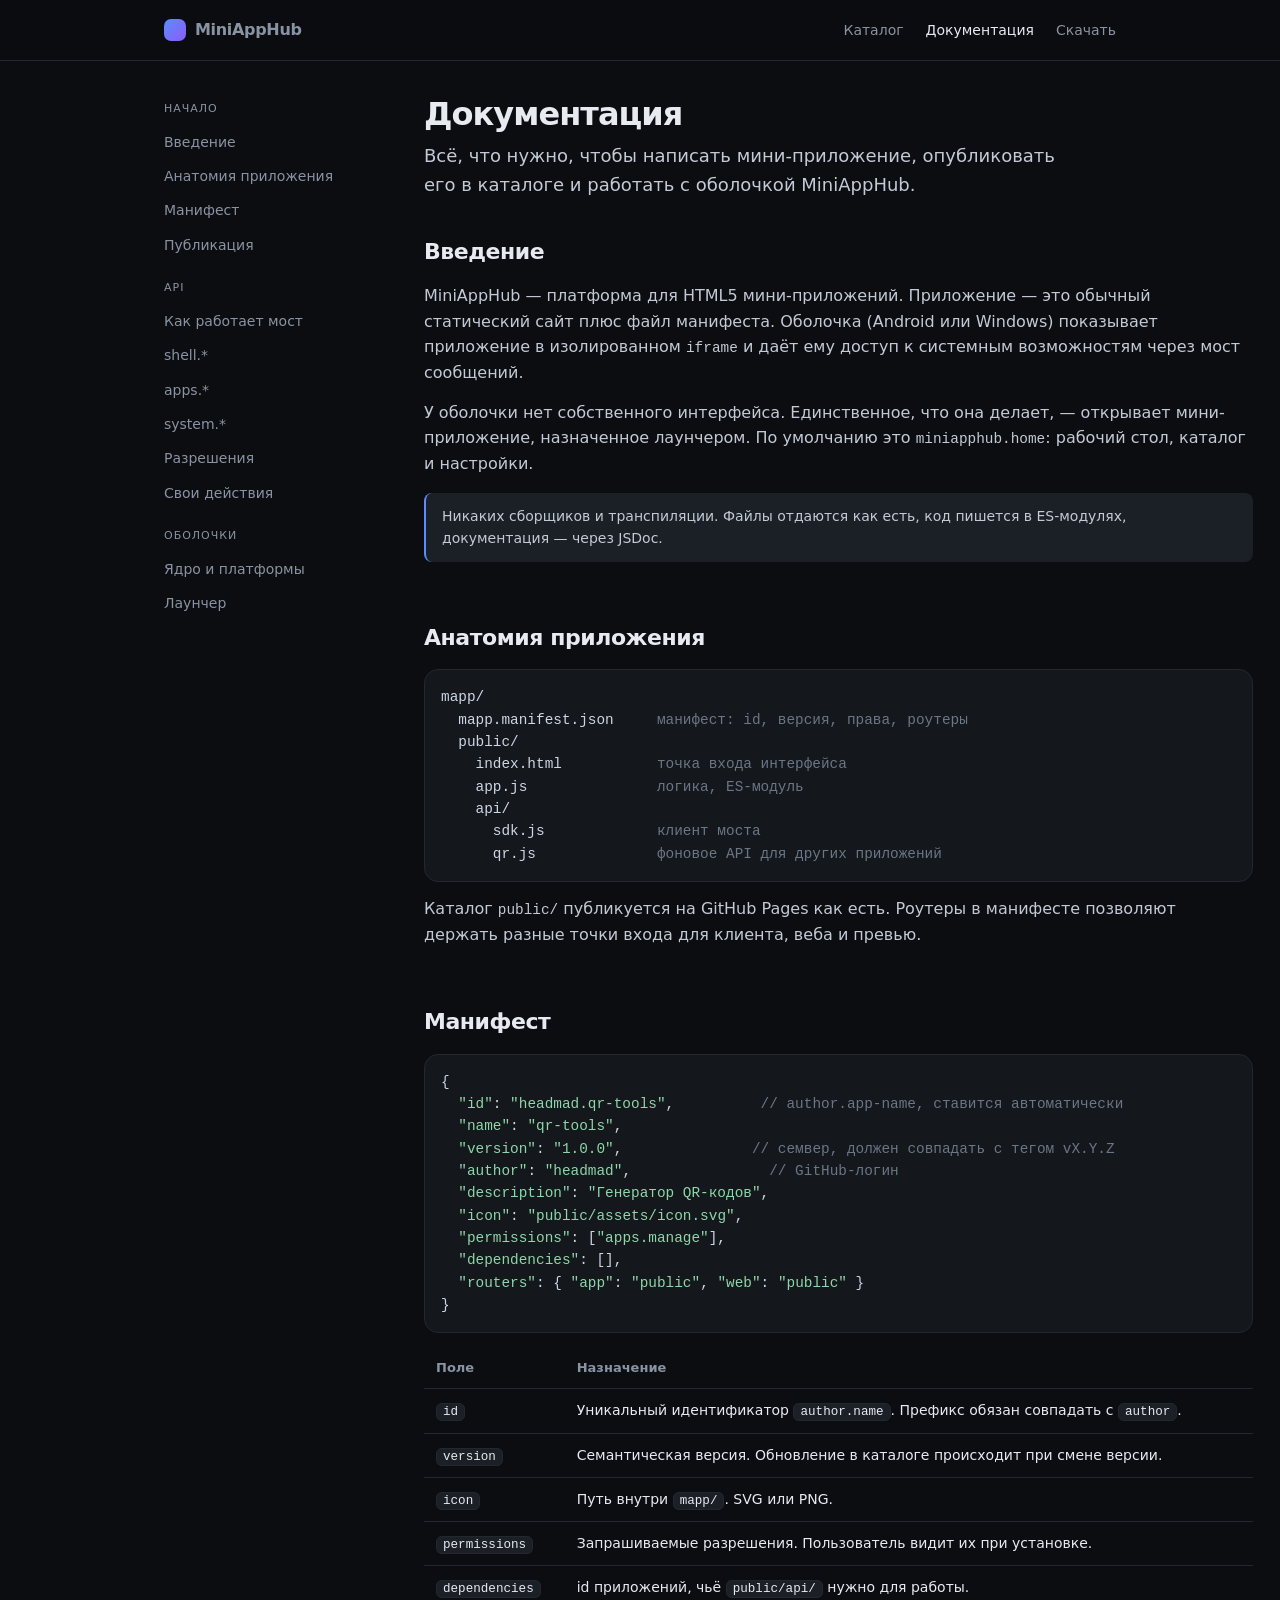
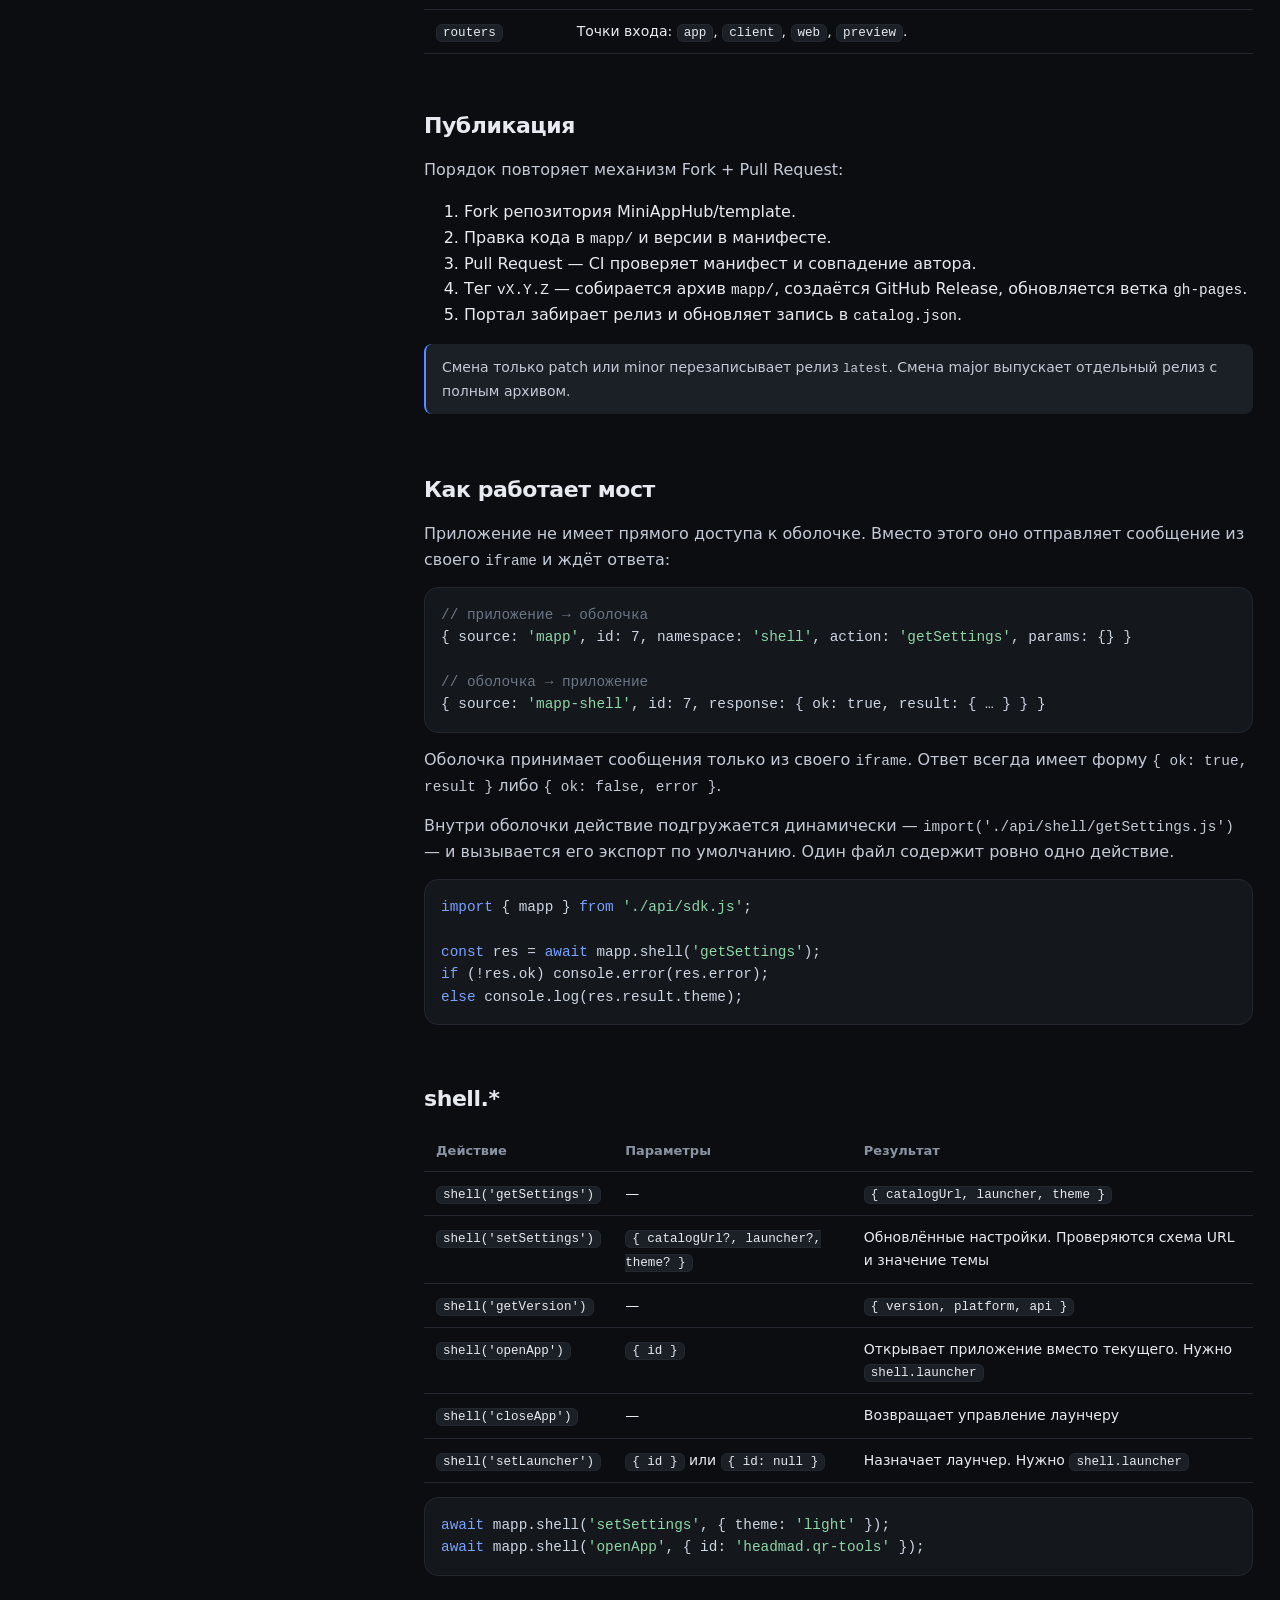
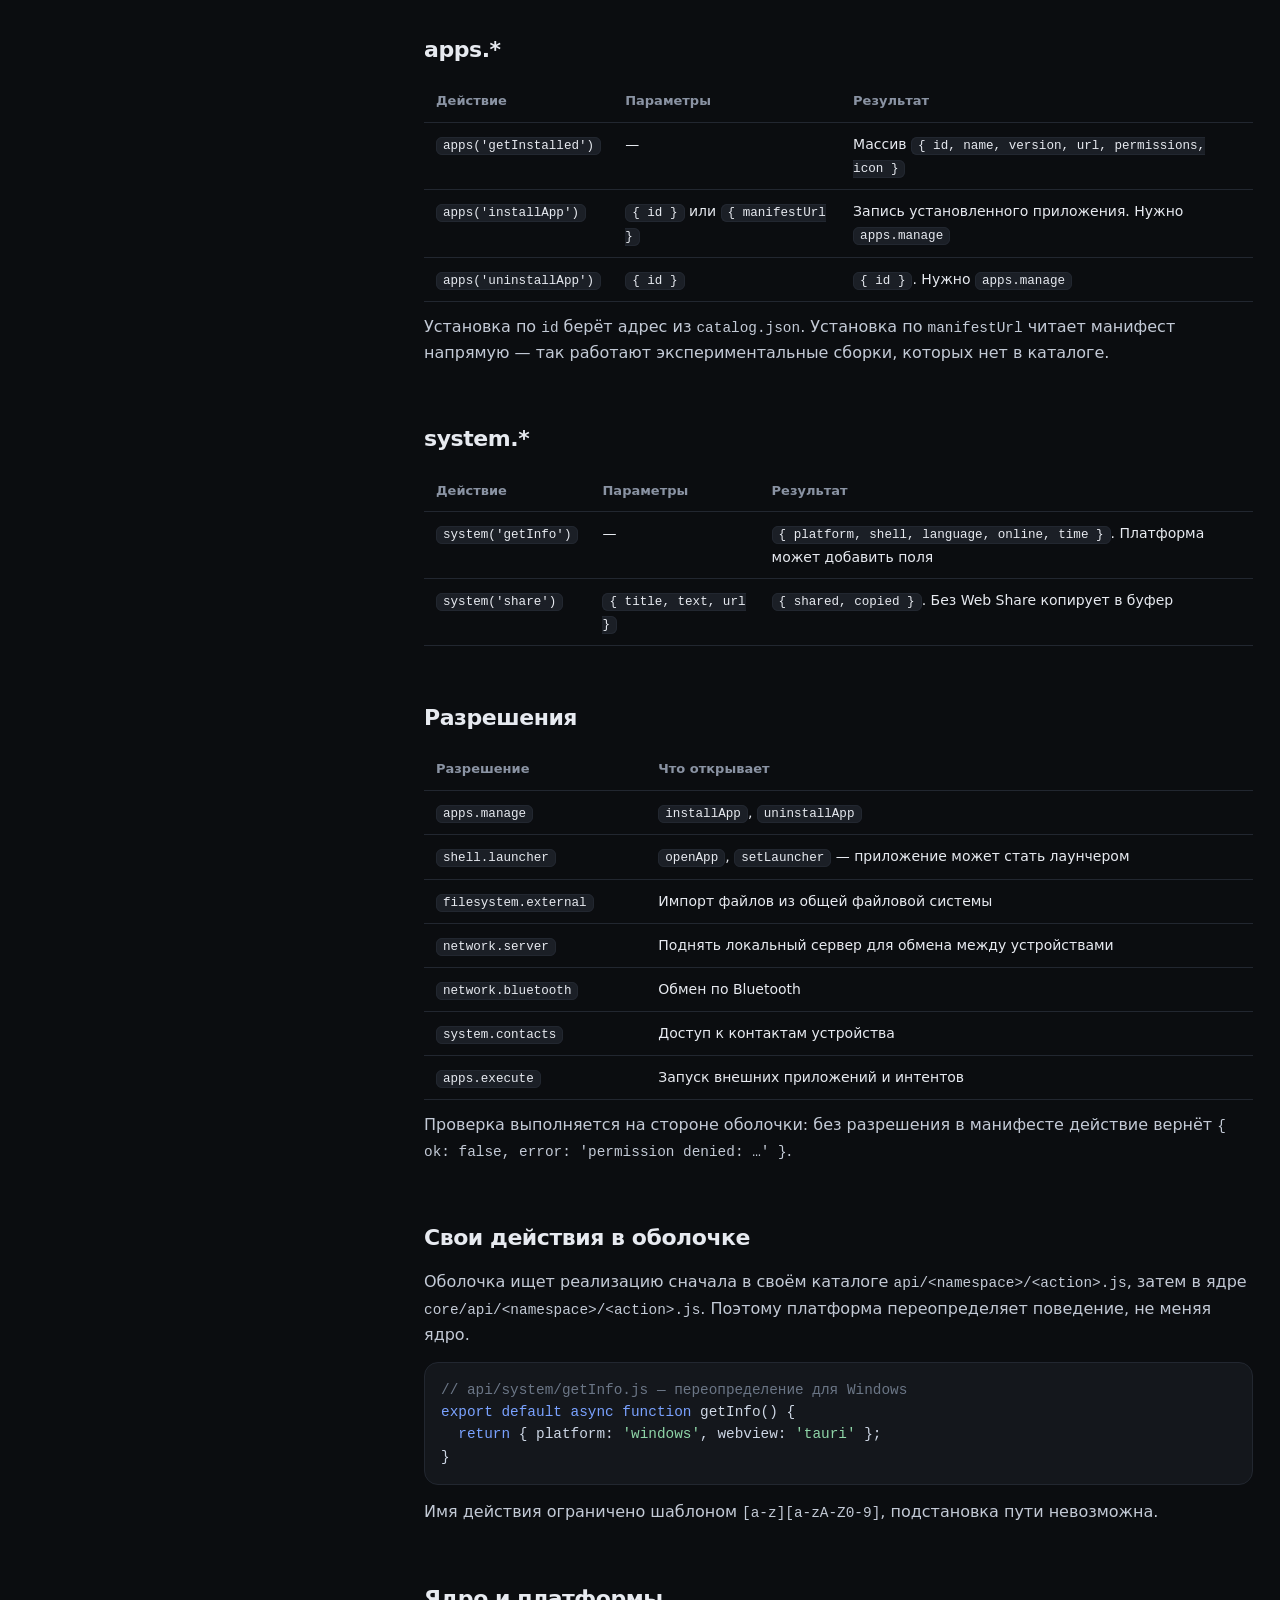
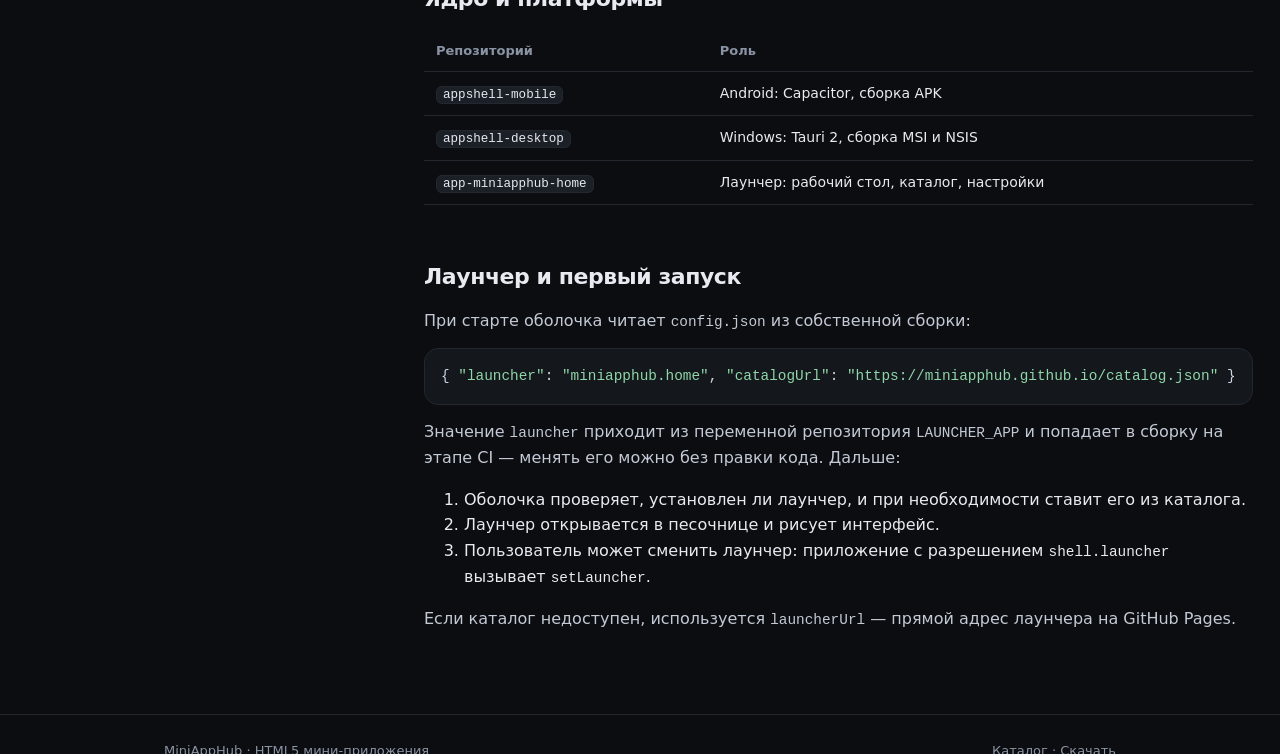
<file: docs.html>
<!doctype html>
<html lang="ru">
<head>
<meta charset="utf-8">
<meta name="viewport" content="width=device-width,initial-scale=1">
<meta name="theme-color" content="#0b0d10">
<title>Документация — MiniAppHub</title>
<link rel="stylesheet" href="assets/site.css">
<style>
  .layout{display:grid;grid-template-columns:220px 1fr;gap:40px;align-items:start}
  .side{position:sticky;top:84px;font-size:14px;display:flex;flex-direction:column;gap:2px}
  .side span{color:var(--muted);font-size:11px;text-transform:uppercase;letter-spacing:.09em;margin:16px 0 6px}
  .side a{color:var(--muted);padding:5px 0}
  .side a:hover{color:var(--text)}
  section{padding:0 0 8px}
  section h2{margin-top:34px}
  @media(max-width:820px){.layout{grid-template-columns:1fr}.side{display:none}}
</style>
</head>
<body>
<nav><div class="wrap">
  <a class="logo" href="index.html"><i></i>MiniAppHub</a>
  <div class="links">
    <a href="catalog.html">Каталог</a>
    <a href="docs.html" class="on">Документация</a>
    <a href="downloads.html">Скачать</a>
  </div>
</div></nav>

<main class="wrap"><div class="layout">
<aside class="side">
  <span>Начало</span>
  <a href="#intro">Введение</a>
  <a href="#anatomy">Анатомия приложения</a>
  <a href="#manifest">Манифест</a>
  <a href="#publish">Публикация</a>
  <span>API</span>
  <a href="#bridge">Как работает мост</a>
  <a href="#shell">shell.*</a>
  <a href="#apps">apps.*</a>
  <a href="#system">system.*</a>
  <a href="#permissions">Разрешения</a>
  <a href="#actions">Свои действия</a>
  <span>Оболочки</span>
  <a href="#shells">Ядро и платформы</a>
  <a href="#launcher">Лаунчер</a>
</aside>

<div>
<h1 style="font-size:32px;margin:36px 0 10px">Документация</h1>
<p class="lead">Всё, что нужно, чтобы написать мини-приложение, опубликовать его в каталоге
и работать с оболочкой MiniAppHub.</p>

<section id="intro">
<h2>Введение</h2>
<p>MiniAppHub — платформа для HTML5 мини-приложений. Приложение — это обычный статический сайт
плюс файл манифеста. Оболочка (Android или Windows) показывает приложение в изолированном
<code>iframe</code> и даёт ему доступ к системным возможностям через мост сообщений.</p>
<p>У оболочки нет собственного интерфейса. Единственное, что она делает, — открывает мини-приложение,
назначенное лаунчером. По умолчанию это <code>miniapphub.home</code>: рабочий стол, каталог и настройки.</p>
<div class="note">Никаких сборщиков и транспиляции. Файлы отдаются как есть, код пишется
в ES-модулях, документация — через JSDoc.</div>
</section>

<section id="anatomy">
<h2>Анатомия приложения</h2>
<pre>mapp/
  mapp.manifest.json     <span class="c">манифест: id, версия, права, роутеры</span>
  public/
    index.html           <span class="c">точка входа интерфейса</span>
    app.js               <span class="c">логика, ES-модуль</span>
    api/
      sdk.js             <span class="c">клиент моста</span>
      qr.js              <span class="c">фоновое API для других приложений</span></pre>
<p>Каталог <code>public/</code> публикуется на GitHub Pages как есть. Роутеры в манифесте
позволяют держать разные точки входа для клиента, веба и превью.</p>
</section>

<section id="manifest">
<h2>Манифест</h2>
<pre>{
  <span class="s">"id"</span>: <span class="s">"headmad.qr-tools"</span>,          <span class="c">// author.app-name, ставится автоматически</span>
  <span class="s">"name"</span>: <span class="s">"qr-tools"</span>,
  <span class="s">"version"</span>: <span class="s">"1.0.0"</span>,               <span class="c">// семвер, должен совпадать с тегом vX.Y.Z</span>
  <span class="s">"author"</span>: <span class="s">"headmad"</span>,                <span class="c">// GitHub-логин</span>
  <span class="s">"description"</span>: <span class="s">"Генератор QR-кодов"</span>,
  <span class="s">"icon"</span>: <span class="s">"public/assets/icon.svg"</span>,
  <span class="s">"permissions"</span>: [<span class="s">"apps.manage"</span>],
  <span class="s">"dependencies"</span>: [],
  <span class="s">"routers"</span>: { <span class="s">"app"</span>: <span class="s">"public"</span>, <span class="s">"web"</span>: <span class="s">"public"</span> }
}</pre>
<table>
  <tr><th>Поле</th><th>Назначение</th></tr>
  <tr><td><code>id</code></td><td>Уникальный идентификатор <code>author.name</code>. Префикс обязан совпадать с <code>author</code>.</td></tr>
  <tr><td><code>version</code></td><td>Семантическая версия. Обновление в каталоге происходит при смене версии.</td></tr>
  <tr><td><code>icon</code></td><td>Путь внутри <code>mapp/</code>. SVG или PNG.</td></tr>
  <tr><td><code>permissions</code></td><td>Запрашиваемые разрешения. Пользователь видит их при установке.</td></tr>
  <tr><td><code>dependencies</code></td><td>id приложений, чьё <code>public/api/</code> нужно для работы.</td></tr>
  <tr><td><code>routers</code></td><td>Точки входа: <code>app</code>, <code>client</code>, <code>web</code>, <code>preview</code>.</td></tr>
</table>
</section>

<section id="publish">
<h2>Публикация</h2>
<p>Порядок повторяет механизм Fork + Pull Request:</p>
<ol>
  <li>Fork репозитория <a href="https://github.com/MiniAppHub/template">MiniAppHub/template</a>.</li>
  <li>Правка кода в <code>mapp/</code> и версии в манифесте.</li>
  <li>Pull Request — CI проверяет манифест и совпадение автора.</li>
  <li>Тег <code>vX.Y.Z</code> — собирается архив <code>mapp/</code>, создаётся GitHub Release,
      обновляется ветка <code>gh-pages</code>.</li>
  <li>Портал забирает релиз и обновляет запись в <code>catalog.json</code>.</li>
</ol>
<div class="note">Смена только patch или minor перезаписывает релиз <code>latest</code>.
Смена major выпускает отдельный релиз с полным архивом.</div>
</section>

<section id="bridge">
<h2>Как работает мост</h2>
<p>Приложение не имеет прямого доступа к оболочке. Вместо этого оно отправляет сообщение
из своего <code>iframe</code> и ждёт ответа:</p>
<pre><span class="c">// приложение → оболочка</span>
{ source: <span class="s">'mapp'</span>, id: 7, namespace: <span class="s">'shell'</span>, action: <span class="s">'getSettings'</span>, params: {} }

<span class="c">// оболочка → приложение</span>
{ source: <span class="s">'mapp-shell'</span>, id: 7, response: { ok: true, result: { … } } }</pre>
<p>Оболочка принимает сообщения только из своего <code>iframe</code>. Ответ всегда имеет форму
<code>{ ok: true, result }</code> либо <code>{ ok: false, error }</code>.</p>
<p>Внутри оболочки действие подгружается динамически — <code>import('./api/shell/getSettings.js')</code> —
и вызывается его экспорт по умолчанию. Один файл содержит ровно одно действие.</p>
<pre><span class="k">import</span> { mapp } <span class="k">from</span> <span class="s">'./api/sdk.js'</span>;

<span class="k">const</span> res = <span class="k">await</span> mapp.shell(<span class="s">'getSettings'</span>);
<span class="k">if</span> (!res.ok) console.error(res.error);
<span class="k">else</span> console.log(res.result.theme);</pre>
</section>

<section id="shell">
<h2>shell.*</h2>
<table>
  <tr><th>Действие</th><th>Параметры</th><th>Результат</th></tr>
  <tr><td><code>shell('getSettings')</code></td><td>—</td>
      <td><code>{ catalogUrl, launcher, theme }</code></td></tr>
  <tr><td><code>shell('setSettings')</code></td>
      <td><code>{ catalogUrl?, launcher?, theme? }</code></td>
      <td>Обновлённые настройки. Проверяются схема URL и значение темы</td></tr>
  <tr><td><code>shell('getVersion')</code></td><td>—</td>
      <td><code>{ version, platform, api }</code></td></tr>
  <tr><td><code>shell('openApp')</code></td><td><code>{ id }</code></td>
      <td>Открывает приложение вместо текущего. Нужно <code>shell.launcher</code></td></tr>
  <tr><td><code>shell('closeApp')</code></td><td>—</td>
      <td>Возвращает управление лаунчеру</td></tr>
  <tr><td><code>shell('setLauncher')</code></td><td><code>{ id }</code> или <code>{ id: null }</code></td>
      <td>Назначает лаунчер. Нужно <code>shell.launcher</code></td></tr>
</table>
<pre><span class="k">await</span> mapp.shell(<span class="s">'setSettings'</span>, { theme: <span class="s">'light'</span> });
<span class="k">await</span> mapp.shell(<span class="s">'openApp'</span>, { id: <span class="s">'headmad.qr-tools'</span> });</pre>
</section>

<section id="apps">
<h2>apps.*</h2>
<table>
  <tr><th>Действие</th><th>Параметры</th><th>Результат</th></tr>
  <tr><td><code>apps('getInstalled')</code></td><td>—</td>
      <td>Массив <code>{ id, name, version, url, permissions, icon }</code></td></tr>
  <tr><td><code>apps('installApp')</code></td><td><code>{ id }</code> или <code>{ manifestUrl }</code></td>
      <td>Запись установленного приложения. Нужно <code>apps.manage</code></td></tr>
  <tr><td><code>apps('uninstallApp')</code></td><td><code>{ id }</code></td>
      <td><code>{ id }</code>. Нужно <code>apps.manage</code></td></tr>
</table>
<p>Установка по <code>id</code> берёт адрес из <code>catalog.json</code>. Установка по
<code>manifestUrl</code> читает манифест напрямую — так работают экспериментальные сборки,
которых нет в каталоге.</p>
</section>

<section id="system">
<h2>system.*</h2>
<table>
  <tr><th>Действие</th><th>Параметры</th><th>Результат</th></tr>
  <tr><td><code>system('getInfo')</code></td><td>—</td>
      <td><code>{ platform, shell, language, online, time }</code>. Платформа может добавить поля</td></tr>
  <tr><td><code>system('share')</code></td><td><code>{ title, text, url }</code></td>
      <td><code>{ shared, copied }</code>. Без Web Share копирует в буфер</td></tr>
</table>
</section>

<section id="permissions">
<h2>Разрешения</h2>
<table>
  <tr><th>Разрешение</th><th>Что открывает</th></tr>
  <tr><td><code>apps.manage</code></td><td><code>installApp</code>, <code>uninstallApp</code></td></tr>
  <tr><td><code>shell.launcher</code></td><td><code>openApp</code>, <code>setLauncher</code> — приложение может стать лаунчером</td></tr>
  <tr><td><code>filesystem.external</code></td><td>Импорт файлов из общей файловой системы</td></tr>
  <tr><td><code>network.server</code></td><td>Поднять локальный сервер для обмена между устройствами</td></tr>
  <tr><td><code>network.bluetooth</code></td><td>Обмен по Bluetooth</td></tr>
  <tr><td><code>system.contacts</code></td><td>Доступ к контактам устройства</td></tr>
  <tr><td><code>apps.execute</code></td><td>Запуск внешних приложений и интентов</td></tr>
</table>
<p>Проверка выполняется на стороне оболочки: без разрешения в манифесте действие вернёт
<code>{ ok: false, error: 'permission denied: …' }</code>.</p>
</section>

<section id="actions">
<h2>Свои действия в оболочке</h2>
<p>Оболочка ищет реализацию сначала в своём каталоге <code>api/&lt;namespace&gt;/&lt;action&gt;.js</code>,
затем в ядре <code>core/api/&lt;namespace&gt;/&lt;action&gt;.js</code>. Поэтому платформа
переопределяет поведение, не меняя ядро.</p>
<pre><span class="c">// api/system/getInfo.js — переопределение для Windows</span>
<span class="k">export default async function</span> getInfo() {
  <span class="k">return</span> { platform: <span class="s">'windows'</span>, webview: <span class="s">'tauri'</span> };
}</pre>
<p>Имя действия ограничено шаблоном <code>[a-z][a-zA-Z0-9]</code>, подстановка пути невозможна.</p>
</section>

<section id="shells">
<h2>Ядро и платформы</h2>
<table>
  <tr><th>Репозиторий</th><th>Роль</th></tr>
  <tr><td><a href="https://github.com/MiniAppHub/appshell-mobile"><code>appshell-mobile</code></a></td>
      <td>Android: Capacitor, сборка APK</td></tr>
  <tr><td><a href="https://github.com/MiniAppHub/appshell-desktop"><code>appshell-desktop</code></a></td>
      <td>Windows: Tauri 2, сборка MSI и NSIS</td></tr>
  <tr><td><a href="https://github.com/MiniAppHub/app-miniapphub-home"><code>app-miniapphub-home</code></a></td>
      <td>Лаунчер: рабочий стол, каталог, настройки</td></tr>
</table>
</section>

<section id="launcher">
<h2>Лаунчер и первый запуск</h2>
<p>При старте оболочка читает <code>config.json</code> из собственной сборки:</p>
<pre>{ <span class="s">"launcher"</span>: <span class="s">"miniapphub.home"</span>, <span class="s">"catalogUrl"</span>: <span class="s">"https://miniapphub.github.io/catalog.json"</span> }</pre>
<p>Значение <code>launcher</code> приходит из переменной репозитория <code>LAUNCHER_APP</code>
и попадает в сборку на этапе CI — менять его можно без правки кода. Дальше:</p>
<ol>
  <li>Оболочка проверяет, установлен ли лаунчер, и при необходимости ставит его из каталога.</li>
  <li>Лаунчер открывается в песочнице и рисует интерфейс.</li>
  <li>Пользователь может сменить лаунчер: приложение с разрешением <code>shell.launcher</code>
      вызывает <code>setLauncher</code>.</li>
</ol>
<p>Если каталог недоступен, используется <code>launcherUrl</code> — прямой адрес лаунчера на GitHub Pages.</p>
</section>

</div></div></main>
<footer><div class="wrap">
  <span>MiniAppHub · HTML5 мини-приложения</span>
  <span><a href="catalog.html">Каталог</a> · <a href="downloads.html">Скачать</a></span>
</div></footer>
</body>
</html>
</file>
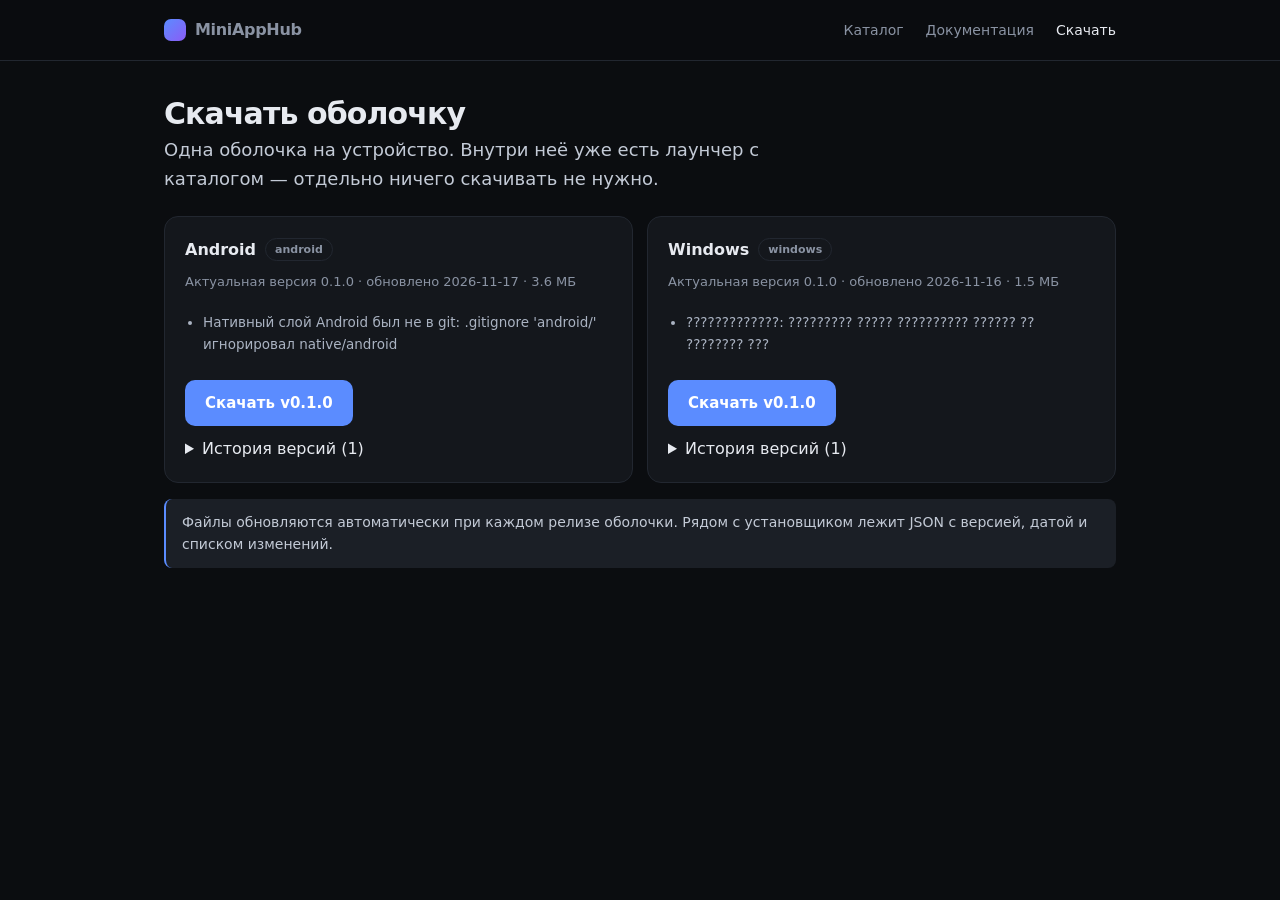
<file: downloads.html>
<!doctype html>
<html lang="ru">
<head>
<meta charset="utf-8">
<meta name="viewport" content="width=device-width,initial-scale=1">
<meta name="theme-color" content="#0b0d10">
<title>Скачать — MiniAppHub</title>
<meta name="description" content="MiniAppHub — платформа HTML5 мини-приложений: каталог, оболочки для Android и Windows, открытый API.">
<link rel="stylesheet" href="assets/site.css">
</head>
<body>
<nav><div class="wrap">
  <a class="logo" href="index.html"><i></i>MiniAppHub</a>
  <div class="links">
    <a href="catalog.html" class="">Каталог</a>
    <a href="docs.html" class="">Документация</a>
    <a href="downloads.html" class="on">Скачать</a>
  </div>
</div></nav>

<main class="wrap">
  <h1 style="font-size:30px;margin:36px 0 6px">Скачать оболочку</h1>
  <p class="lead">Одна оболочка на устройство. Внутри неё уже есть лаунчер с каталогом —
  отдельно ничего скачивать не нужно.</p>
  <div id="list" class="dl"><div class="card"><p class="muted" style="margin:0">Загрузка списка…</p></div></div>
  <div class="note">Файлы обновляются автоматически при каждом релизе оболочки.
  Рядом с установщиком лежит JSON с версией, датой и списком изменений.</div>
</main>
<script type="module">
const $ = (id) => document.getElementById(id);
const esc = (v) => String(v == null ? '' : v).replace(/[&<>"']/g, (c) =>
  ({ '&': '&amp;', '<': '&lt;', '>': '&gt;', '"': '&quot;', "'": '&#39;' }[c]));

const PLATFORMS = ['android', 'windows'];

function size(bytes) {
  if (!bytes) return '';
  const mb = bytes / 1048576;
  return mb >= 1 ? ` · ${mb.toFixed(1)} МБ` : ` · ${Math.max(1, Math.round(bytes / 1024))} КБ`;
}

function row(r, current) {
  const badge = (r.version === current ? ' <span class="tag on">актуальная</span>' : '')
    + (r.prerelease ? ' <span class="tag">предрелиз</span>' : '');
  return `
    <li class="rel">
      <a class="relv" href="${esc(r.url)}" download>v${esc(r.version)}</a>${badge}
      <span class="muted">${esc(r.date || '')}${size(r.size)}</span>
    </li>`;
}

function card(d) {
  const latest = d.latest || {};
  const list = Array.isArray(d.releases) ? d.releases : [];
  const notes = Array.isArray(latest.notes) && latest.notes.length
    ? `<ul>${latest.notes.slice(0, 5).map((c) => `<li>${esc(c)}</li>`).join('')}</ul>`
    : '<p class="muted" style="font-size:13px;margin:0">Список изменений пуст.</p>';
  return `
    <div class="card">
      <h3>${esc(d.title || d.platform)} <span class="tag">${esc(d.platform || '')}</span></h3>
      <div class="ver">Актуальная версия ${esc(latest.version || '—')} · обновлено ${esc(d.updated || '—')}${size(latest.size)}</div>
      ${notes}
      ${d.prerelease
        ? `<div class="ver">Предрелиз ${esc(d.prerelease.version)} · <a href="${esc(d.prerelease.url)}" download>скачать</a></div>`
        : ''}
      <div class="foot" style="margin-top:12px;display:flex;align-items:center;gap:10px">
        ${latest.url
          ? `<a class="btn" href="${esc(latest.url)}" download>Скачать v${esc(latest.version || '')}</a>`
          : '<span class="tag">сборка идёт</span>'}
      </div>
      ${list.length ? `<details class="hist"><summary>История версий (${list.length})</summary><ul>${list.map((r) => row(r, latest.version)).join('')}</ul></details>` : ''}
    </div>`;
}

(async () => {
  const cards = await Promise.all(PLATFORMS.map(async (name) => {
    try {
      const res = await fetch('downloads/' + name + '.json', { cache: 'no-cache' });
      if (!res.ok) throw new Error('HTTP ' + res.status);
      return card(await res.json());
    } catch (err) {
      return card({ title: name, platform: name, latest: {}, releases: [] });
    }
  }));
  $('list').innerHTML = cards.join('');
})();
</script>
</body>
</html>
</file>
<file: assets/site.css>
:root{--bg:#0b0d10;--surface:#14171c;--surface-2:#1b1f26;--line:#222730;--text:#e7eaf0;
--muted:#8a93a3;--accent:#5b8cff;--accent-2:#8b5cf6;--radius:14px;--radius-sm:10px;
--font:ui-sans-serif,system-ui,-apple-system,"Segoe UI",Roboto,sans-serif;--shadow:0 10px 30px rgba(0,0,0,.35);
--mono:ui-monospace,SFMono-Regular,Menlo,Consolas,monospace}
*{box-sizing:border-box}
html{scroll-behavior:smooth}
body{margin:0;font:16px/1.6 var(--font);background:var(--bg);color:var(--text);-webkit-font-smoothing:antialiased}
a{color:inherit;text-decoration:none}
code,pre{font-family:var(--mono);font-size:.9em}
.wrap{max-width:1000px;margin:0 auto;padding:0 24px}
nav{position:sticky;top:0;z-index:20;background:rgba(11,13,16,.85);backdrop-filter:blur(12px);
border-bottom:1px solid var(--line)}
nav .wrap{display:flex;align-items:center;gap:28px;height:60px}
.logo{font-weight:700;letter-spacing:-.02em;display:flex;align-items:center;gap:9px;font-size:16px}
.logo i{width:22px;height:22px;border-radius:7px;background:linear-gradient(135deg,var(--accent),var(--accent-2));display:block}
nav a{color:var(--muted);font-size:14px;font-weight:500}
nav a:hover,nav a.on{color:var(--text)}
nav .links{display:flex;gap:22px;margin-left:auto}
h1{font-size:clamp(30px,5vw,46px);line-height:1.1;letter-spacing:-.03em;margin:0 0 18px}
h2{font-size:22px;letter-spacing:-.02em;margin:44px 0 14px}
h3{font-size:16px;margin:26px 0 8px}
p{margin:0 0 14px;color:#c3cad6}
.muted{color:var(--muted)}
.lead{font-size:18px;color:#c3cad6;max-width:640px}
header.hero{padding:76px 0 40px}
.pill{display:inline-flex;align-items:center;gap:8px;font-size:12px;color:var(--muted);
border:1px solid var(--line);border-radius:999px;padding:4px 12px;margin-bottom:22px;background:var(--surface)}
.pill b{color:var(--accent);font-weight:600}
.actions{display:flex;gap:12px;flex-wrap:wrap;margin-top:26px}
.btn{display:inline-flex;align-items:center;gap:8px;background:var(--accent);color:#fff;border:0;
border-radius:var(--radius-sm);padding:11px 20px;font-weight:600;font-size:15px;cursor:pointer}
.btn:hover{filter:brightness(1.08)}
.btn.ghost{background:var(--surface);border:1px solid var(--line);color:var(--text)}
.card{background:var(--surface);border:1px solid var(--line);border-radius:var(--radius);padding:20px}
.grid3{display:grid;grid-template-columns:repeat(auto-fit,minmax(240px,1fr));gap:14px;margin-top:20px}
.grid3 .card h3{margin:0 0 6px;font-size:15px}
.grid3 .card p{margin:0;font-size:14px}
pre{background:var(--surface);border:1px solid var(--line);border-radius:var(--radius);padding:16px;
overflow:auto;line-height:1.55;color:#cdd6e4}
pre .c{color:#6b7686}
pre .k{color:#7aa2ff}
pre .s{color:#8fd6a8}
table{width:100%;border-collapse:collapse;font-size:14px;margin:12px 0}
th,td{text-align:left;padding:10px 12px;border-bottom:1px solid var(--line);vertical-align:top}
th{color:var(--muted);font-weight:600;font-size:13px}
td code{background:var(--surface-2);padding:1px 6px;border-radius:6px;border:1px solid var(--line)}
section{padding-bottom:20px}
footer{border-top:1px solid var(--line);margin-top:60px;padding:26px 0;color:var(--muted);font-size:13px}
footer .wrap{display:flex;gap:20px;flex-wrap:wrap;justify-content:space-between}
/* каталог */
.apps{display:grid;grid-template-columns:repeat(auto-fill,minmax(280px,1fr));gap:14px;margin-top:22px}
.app{background:var(--surface);border:1px solid var(--line);border-radius:var(--radius);padding:18px;
display:flex;flex-direction:column;gap:12px}
.app:hover{border-color:#33405a}
.app .top{display:flex;align-items:center;gap:12px}
.app .ico{width:46px;height:46px;border-radius:13px;background:linear-gradient(135deg,var(--accent),var(--accent-2));
display:grid;place-items:center;font-weight:700;color:#fff;font-size:18px;flex-shrink:0;overflow:hidden}
.app .ico img{width:100%;height:100%;object-fit:cover}
.app .name{font-weight:600;line-height:1.3}
.app .meta{color:var(--muted);font-size:12.5px}
.app p{margin:0;font-size:14px;color:#aab3c2;flex:1}
.app .foot{display:flex;align-items:center;gap:10px}
.tag{font-size:11px;padding:2px 9px;border-radius:999px;border:1px solid var(--line);color:var(--muted)}
.tag.on{color:#7ee0a8;border-color:#2f5f45}
.search{width:100%;padding:12px 15px;border-radius:var(--radius);border:1px solid var(--line);
background:var(--surface);color:var(--text);outline:none;font:inherit;margin-top:20px}
.search:focus{border-color:var(--accent)}
.empty{color:var(--muted);padding:40px 0;text-align:center;grid-column:1/-1}
/* скачивания */
.dl{display:grid;grid-template-columns:repeat(auto-fit,minmax(300px,1fr));gap:14px;margin-top:22px}
.dl .card{display:flex;flex-direction:column;gap:10px}
.dl h3{margin:0;font-size:16px;display:flex;align-items:center;gap:9px}
.dl .ver{color:var(--muted);font-size:13px}
.dl ul{margin:6px 0 0;padding-left:18px;color:#aab3c2;font-size:13.5px}
.dl li{margin:3px 0}
.dl .file{font-family:var(--mono);font-size:12px;color:var(--muted);word-break:break-all}
.note{background:var(--surface-2);border-left:2px solid var(--accent);border-radius:8px;
padding:12px 16px;font-size:14px;color:#c3cad6;margin:16px 0}
.in-shell nav{display:none}
</file>
